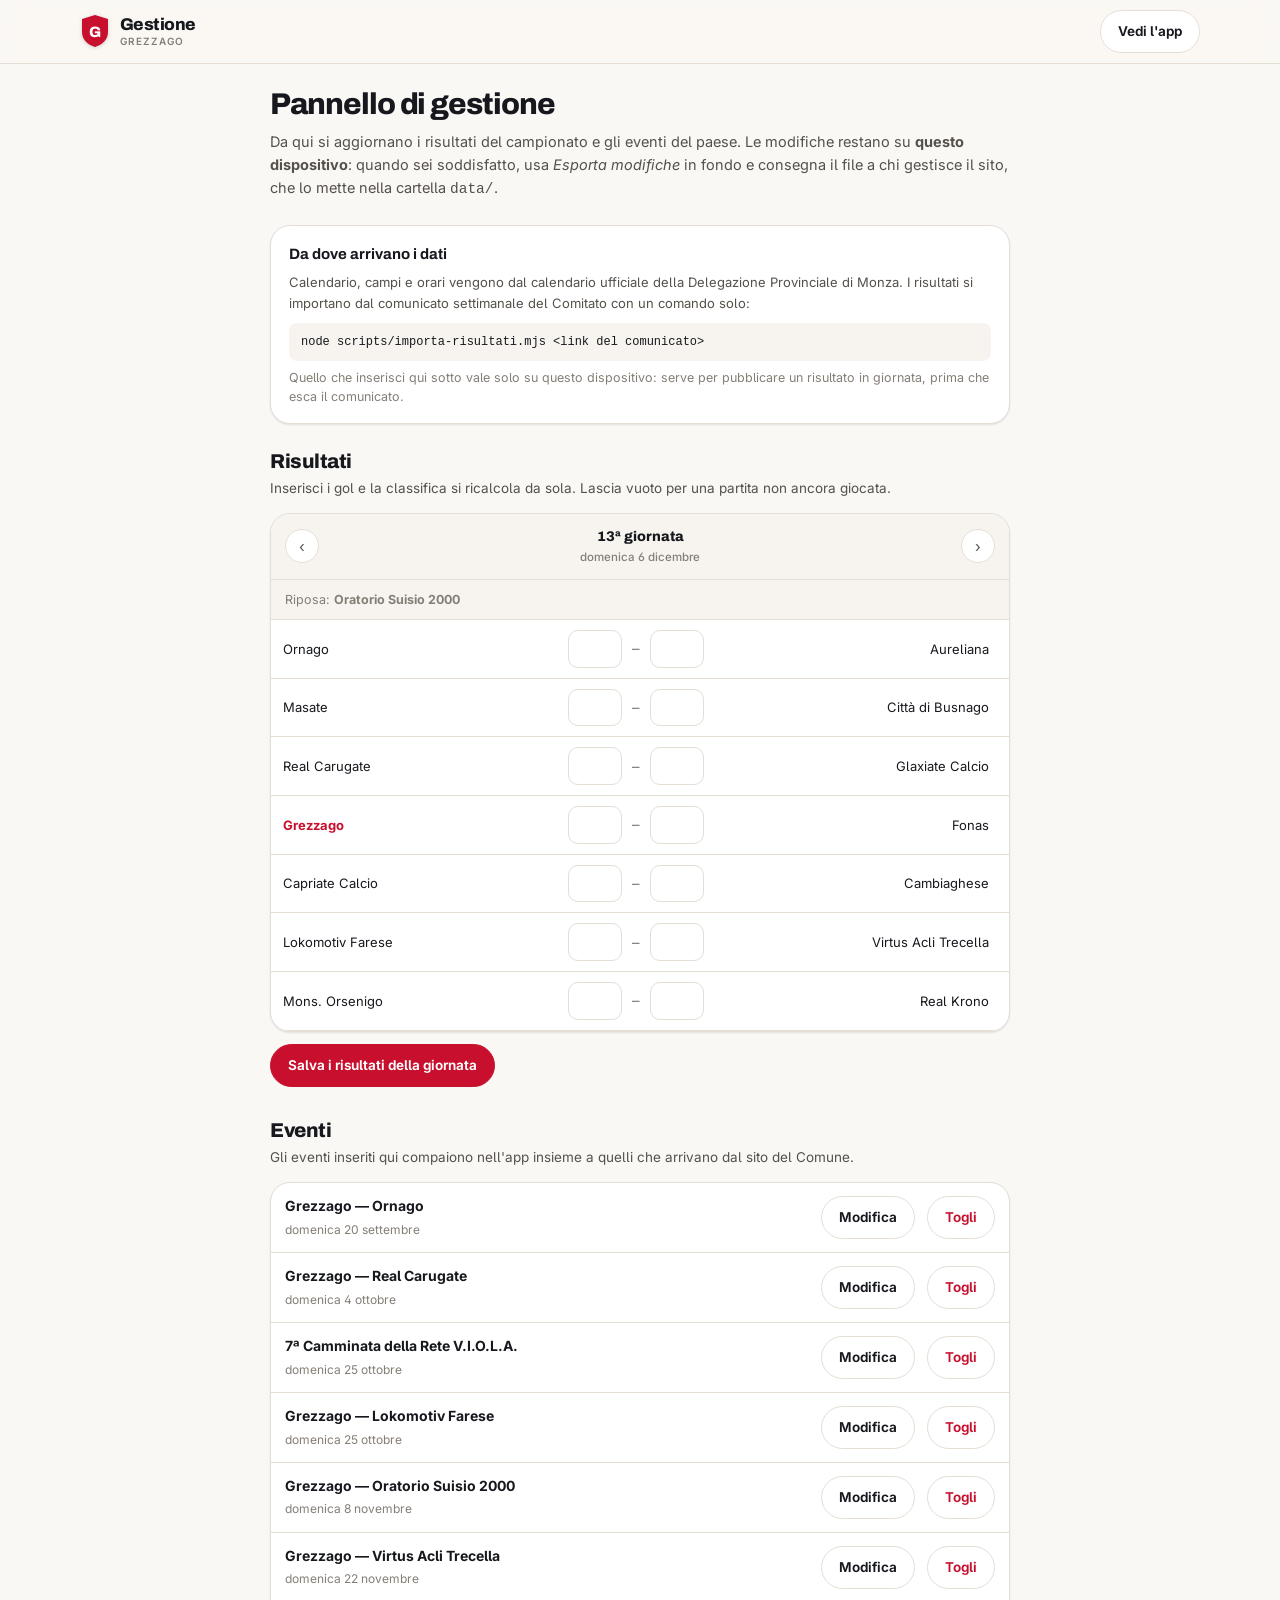
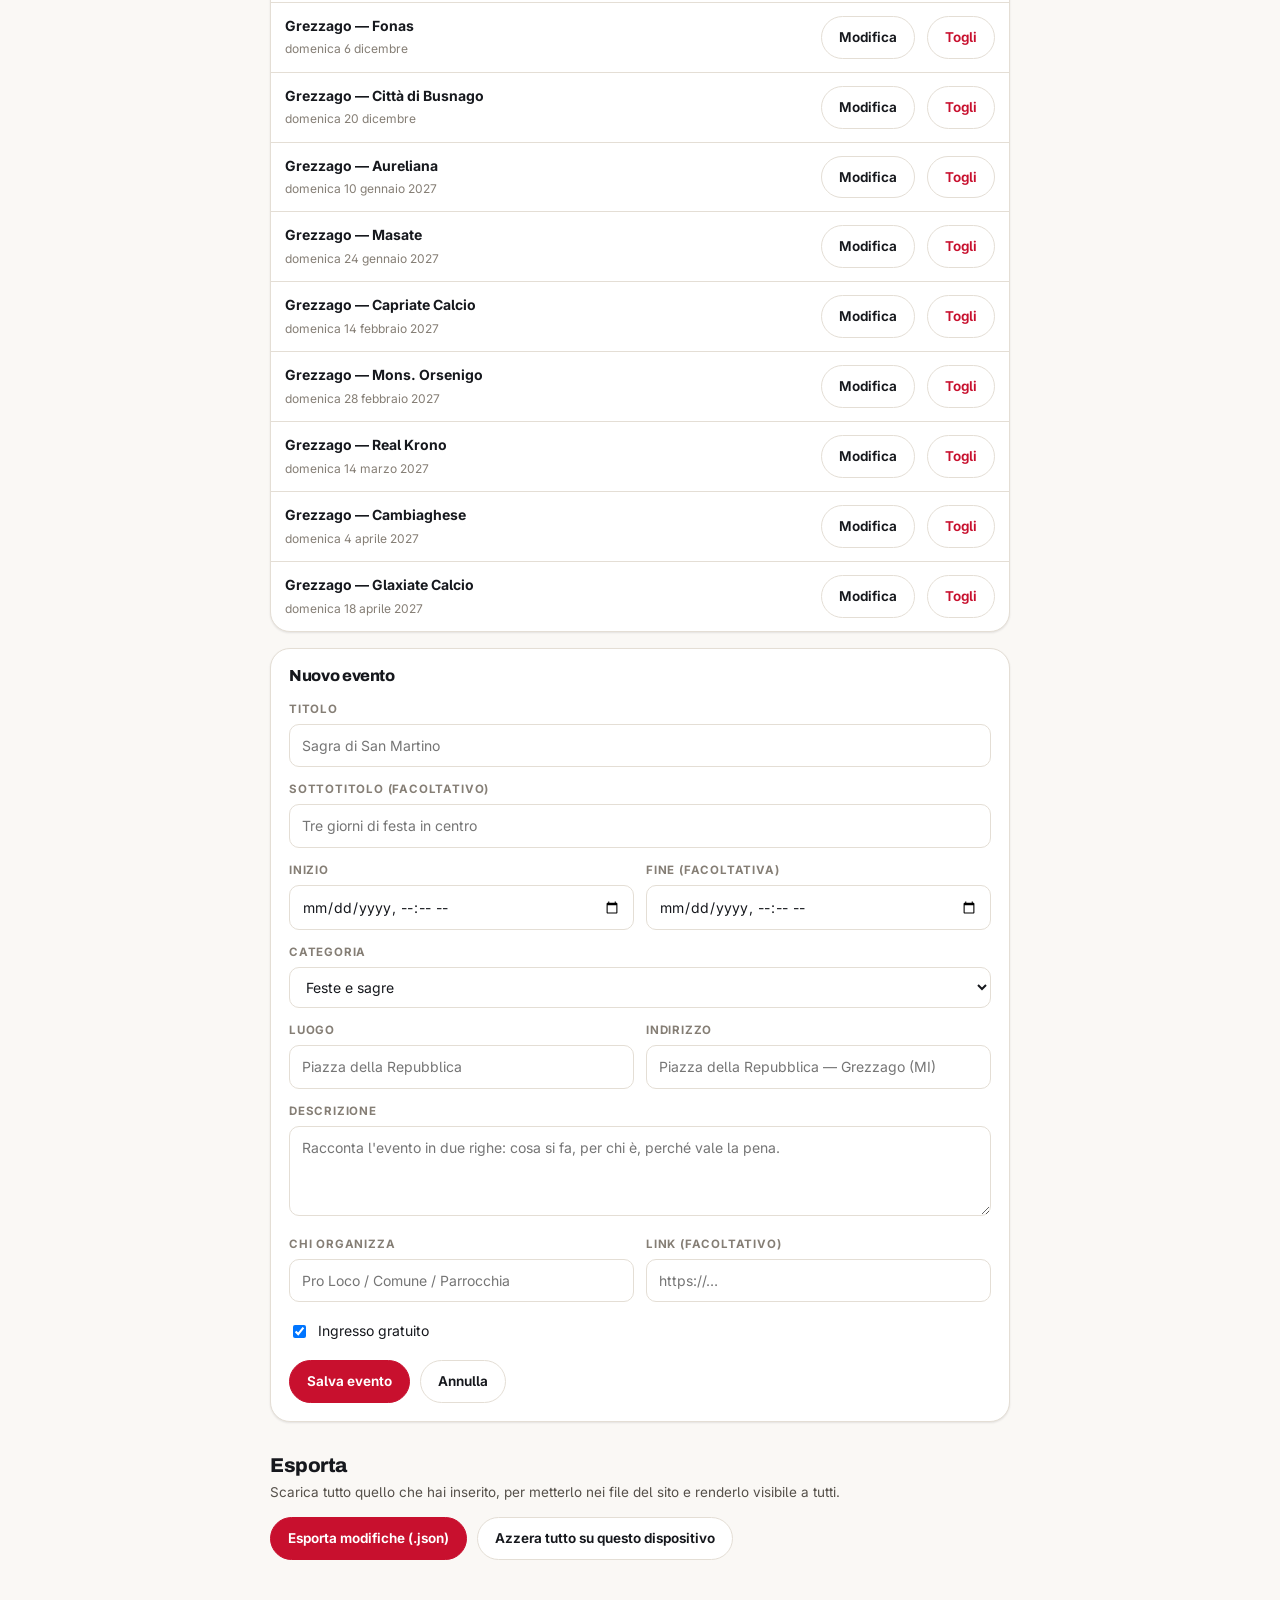
<file: admin.html>
<!doctype html>
<html lang="it">
<head>
<meta charset="utf-8">
<meta name="viewport" content="width=device-width, initial-scale=1, viewport-fit=cover">
<title>Gestione — Grezzago</title>
<meta name="robots" content="noindex">
<meta name="theme-color" content="#faf8f5">
<link rel="icon" href="assets/icona.svg" type="image/svg+xml">
<link rel="preconnect" href="https://fonts.googleapis.com">
<link rel="preconnect" href="https://fonts.gstatic.com" crossorigin>
<link rel="stylesheet" href="https://fonts.googleapis.com/css2?family=Archivo:wght@600;700;800&family=Inter:wght@400;500;600;700&display=swap">
<link rel="stylesheet" href="css/app.css">
<style>
  .admin { max-width: 780px; margin: 0 auto; padding: 24px var(--gutter) 80px; }
  .campo { display: block; margin-bottom: 14px; }
  .campo > span {
    display: block; font-size: 11.5px; font-weight: 700; letter-spacing: .07em;
    text-transform: uppercase; color: var(--testo-tenue); margin-bottom: 5px;
  }
  input, select, textarea {
    width: 100%; padding: 10px 12px; font: inherit; font-size: 14px;
    color: var(--testo); background: var(--carta);
    border: 1px solid var(--bordo); border-radius: var(--r-sm);
  }
  input:focus, select:focus, textarea:focus { outline: 2px solid var(--marchio); outline-offset: 1px; border-color: transparent; }
  textarea { min-height: 90px; resize: vertical; }
  .due { display: grid; grid-template-columns: 1fr 1fr; gap: 12px; }
  @media (max-width: 520px) { .due { grid-template-columns: 1fr; } }

  .riga-risultato {
    display: grid; grid-template-columns: 1fr 54px 12px 54px 1fr auto;
    align-items: center; gap: 8px;
    padding: 10px 12px; border-bottom: 1px solid var(--bordo);
  }
  .riga-risultato input { text-align: center; padding: 7px 4px; font-weight: 700; }
  .riga-risultato .sq { font-size: 13px; overflow: hidden; text-overflow: ellipsis; white-space: nowrap; }
  .riga-risultato .sq.dx { text-align: right; }
  .riga-risultato .sq.mia { font-weight: 700; color: var(--marchio); }
  /* Su telefono la riga su una sola linea diventa illeggibile e i campi
     troppo stretti per il pollice: metto ogni squadra sulla sua riga, con
     accanto il proprio punteggio. */
  @media (max-width: 560px) {
    .riga-risultato { grid-template-columns: 1fr 72px; row-gap: 8px; padding: 14px 12px; }
    .riga-risultato > :nth-child(1) { grid-column: 1; grid-row: 1; }
    .riga-risultato > :nth-child(2) { grid-column: 2; grid-row: 1; }
    .riga-risultato > :nth-child(3) { display: none; }
    .riga-risultato > :nth-child(4) { grid-column: 2; grid-row: 2; }
    .riga-risultato > :nth-child(5) { grid-column: 1; grid-row: 2; }
    .riga-risultato > :nth-child(6) { display: none; }
    .riga-risultato .sq.dx { text-align: left; }
    .riga-risultato input { padding: 9px 4px; font-size: 16px; }
  }

  .voce-evento {
    display: flex; align-items: center; gap: 12px;
    padding: 12px 14px; border-bottom: 1px solid var(--bordo);
  }
  .voce-evento:last-child { border-bottom: 0; }
  .voce-evento .corpo { flex: 1; min-width: 0; }
  .voce-evento .corpo strong { font-size: 14px; display: block; }
  .voce-evento .corpo span { font-size: 12px; color: var(--testo-tenue); }

  .avviso-salvato {
    position: fixed; left: 50%; bottom: 26px; transform: translateX(-50%);
    padding: 11px 20px; border-radius: 999px; font-size: 13.5px; font-weight: 600;
    background: var(--testo); color: var(--sfondo); box-shadow: var(--ombra-lg);
    z-index: 90; animation: entra .25s ease;
  }
</style>
</head>
<body>

<header class="barra" style="border-bottom:1px solid var(--bordo)">
  <div class="barra-interna">
    <a class="marchio" href="index.html">
      <svg class="marchio-scudo" viewBox="0 0 30 34" aria-hidden="true">
        <path d="M15 1 28 5v13c0 8-6.2 13-13 15C8.2 31 2 26 2 18V5z" fill="var(--marchio)"/>
        <text x="15" y="22.5" text-anchor="middle" font-family="Archivo, sans-serif"
          font-size="15" font-weight="800" fill="#fff">G</text>
      </svg>
      <span class="marchio-testo">Gestione<small>Grezzago</small></span>
    </a>
    <a class="btn" href="index.html" style="margin-left:auto">Vedi l'app</a>
  </div>
</header>

<main class="admin">
  <h1 style="font-size:30px;letter-spacing:-.035em">Pannello di gestione</h1>
  <p style="color:var(--testo-medio);font-size:14.5px;margin:8px 0 24px;line-height:1.6">
    Da qui si aggiornano i risultati del campionato e gli eventi del paese.
    Le modifiche restano su <strong>questo dispositivo</strong>: quando sei
    soddisfatto, usa <em>Esporta modifiche</em> in fondo e consegna il file a chi
    gestisce il sito, che lo mette nella cartella <code>data/</code>.
  </p>

  <!-- ---------------------------------------------------------------- -->
  <div class="carta" style="padding:16px 18px;margin-bottom:26px">
    <strong style="font-family:var(--font-display);font-size:15px">Da dove arrivano i dati</strong>
    <p style="margin:6px 0 0;font-size:13px;color:var(--testo-medio);line-height:1.55">
      Calendario, campi e orari vengono dal calendario ufficiale della Delegazione
      Provinciale di Monza. I risultati si importano dal comunicato settimanale
      del Comitato con un comando solo:
    </p>
    <pre style="margin:10px 0 0;padding:10px 12px;background:var(--carta-alt);border-radius:8px;font-size:12px;overflow-x:auto"><code>node scripts/importa-risultati.mjs &lt;link del comunicato&gt;</code></pre>
    <p style="margin:8px 0 0;font-size:12.5px;color:var(--testo-tenue);line-height:1.5">
      Quello che inserisci qui sotto vale solo su questo dispositivo: serve per
      pubblicare un risultato in giornata, prima che esca il comunicato.
    </p>
  </div>

  <!-- ---------------------------------------------------------------- -->
  <h2 style="font-size:20px;margin-bottom:6px">Risultati</h2>
  <p style="color:var(--testo-medio);font-size:13.5px;margin:0 0 14px">
    Inserisci i gol e la classifica si ricalcola da sola. Lascia vuoto per una
    partita non ancora giocata.
  </p>

  <div class="carta" style="overflow:hidden;margin-bottom:12px">
    <div class="selettore-giornata">
      <button type="button" id="giornataGiu" aria-label="Giornata precedente">‹</button>
      <div class="titolo" id="etichettaGiornata">—</div>
      <button type="button" id="giornataSu" aria-label="Giornata successiva">›</button>
    </div>
    <div id="righeRisultati"></div>
  </div>
  <button class="btn primario" id="salvaRisultati" style="margin-bottom:32px">Salva i risultati della giornata</button>

  <!-- ---------------------------------------------------------------- -->
  <h2 style="font-size:20px;margin-bottom:6px">Eventi</h2>
  <p style="color:var(--testo-medio);font-size:13.5px;margin:0 0 14px">
    Gli eventi inseriti qui compaiono nell'app insieme a quelli che arrivano dal
    sito del Comune.
  </p>

  <div class="carta" id="elencoEventi" style="overflow:hidden;margin-bottom:16px"></div>

  <div class="carta" style="padding:18px;margin-bottom:32px">
    <h3 style="font-size:16px;margin-bottom:16px" id="titoloForm">Nuovo evento</h3>
    <form id="formEvento">
      <input type="hidden" id="campoId">

      <label class="campo"><span>Titolo</span>
        <input id="campoTitolo" required placeholder="Sagra di San Martino"></label>

      <label class="campo"><span>Sottotitolo (facoltativo)</span>
        <input id="campoSottotitolo" placeholder="Tre giorni di festa in centro"></label>

      <div class="due">
        <label class="campo"><span>Inizio</span>
          <input id="campoInizio" type="datetime-local" required></label>
        <label class="campo"><span>Fine (facoltativa)</span>
          <input id="campoFine" type="datetime-local"></label>
      </div>

      <label class="campo"><span>Categoria</span>
        <select id="campoCategoria"></select></label>

      <div class="due">
        <label class="campo"><span>Luogo</span>
          <input id="campoLuogo" placeholder="Piazza della Repubblica"></label>
        <label class="campo"><span>Indirizzo</span>
          <input id="campoIndirizzo" placeholder="Piazza della Repubblica — Grezzago (MI)"></label>
      </div>

      <label class="campo"><span>Descrizione</span>
        <textarea id="campoDescrizione" placeholder="Racconta l'evento in due righe: cosa si fa, per chi è, perché vale la pena."></textarea></label>

      <div class="due">
        <label class="campo"><span>Chi organizza</span>
          <input id="campoOrganizzatore" placeholder="Pro Loco / Comune / Parrocchia"></label>
        <label class="campo"><span>Link (facoltativo)</span>
          <input id="campoLink" type="url" placeholder="https://…"></label>
      </div>

      <label style="display:flex;align-items:center;gap:9px;font-size:14px;margin:4px 0 18px">
        <input type="checkbox" id="campoGratuito" style="width:auto" checked> Ingresso gratuito
      </label>

      <div style="display:flex;gap:10px;flex-wrap:wrap">
        <button class="btn primario" type="submit">Salva evento</button>
        <button class="btn" type="button" id="annullaForm">Annulla</button>
      </div>
    </form>
  </div>

  <!-- ---------------------------------------------------------------- -->
  <h2 style="font-size:20px;margin-bottom:6px">Esporta</h2>
  <p style="color:var(--testo-medio);font-size:13.5px;margin:0 0 14px">
    Scarica tutto quello che hai inserito, per metterlo nei file del sito e
    renderlo visibile a tutti.
  </p>
  <div style="display:flex;gap:10px;flex-wrap:wrap">
    <button class="btn primario" id="esporta">Esporta modifiche (.json)</button>
    <button class="btn" id="azzera">Azzera tutto su questo dispositivo</button>
  </div>
</main>

<script type="module">
import {
  caricaTutto, archivio, CHIAVI,
  salvaEvento, rimuoviEvento, salvaRisultato, eliminaRisultato, esportaModifiche,
} from './js/dati.js';
import { esc, dataLunga, ordinaleF } from './js/formato.js';

const $ = (id) => document.getElementById(id);
let stato = null;
let giornata = 1;
let indice = new Map();

function segnala(testo) {
  document.querySelector('.avviso-salvato')?.remove();
  const el = document.createElement('div');
  el.className = 'avviso-salvato';
  el.textContent = testo;
  document.body.appendChild(el);
  setTimeout(() => el.remove(), 2600);
}

/* --- Tema --------------------------------------------------------- */
const tema = archivio.leggi(CHIAVI.tema, 'auto');
if (tema !== 'auto') document.documentElement.setAttribute('data-tema', tema);

/* --- Risultati ---------------------------------------------------- */
function disegnaRisultati() {
  const partite = stato.partite.filter((p) => p.giornata === giornata);
  const salvati = archivio.leggi(CHIAVI.risultati, {}) || {};
  const nostra = stato.config.squadraDiCasa;
  const riposa = stato.riposi?.[giornata];

  $('etichettaGiornata').innerHTML =
    `${ordinaleF(giornata)} giornata<small>${partite[0] ? esc(dataLunga(partite[0].data)) : ''}</small>`;
  $('giornataGiu').disabled = giornata <= 1;
  $('giornataSu').disabled = giornata >= 30;

  $('righeRisultati').innerHTML =
    (riposa ? `<div class="riposo-riga">Riposa: <strong>${esc(indice.get(riposa)?.nome || riposa)}</strong></div>` : '')
    + partite.map((p) => {
      const r = salvati[p.id];
      return `<div class="riga-risultato" data-partita="${esc(p.id)}">
        <span class="sq ${p.casa === nostra ? 'mia' : ''}">${esc(indice.get(p.casa)?.nome)}</span>
        <input type="number" min="0" max="30" inputmode="numeric" data-casa
          value="${r ? r[0] : ''}" aria-label="Gol ${esc(indice.get(p.casa)?.nome)}">
        <span style="text-align:center;color:var(--testo-tenue)">–</span>
        <input type="number" min="0" max="30" inputmode="numeric" data-ospite
          value="${r ? r[1] : ''}" aria-label="Gol ${esc(indice.get(p.ospite)?.nome)}">
        <span class="sq dx ${p.ospite === nostra ? 'mia' : ''}">${esc(indice.get(p.ospite)?.nome)}</span>
        <span></span>
      </div>`;
    }).join('');
}

$('giornataGiu').addEventListener('click', () => { giornata--; disegnaRisultati(); });
$('giornataSu').addEventListener('click', () => { giornata++; disegnaRisultati(); });

$('salvaRisultati').addEventListener('click', () => {
  let quanti = 0;
  document.querySelectorAll('[data-partita]').forEach((riga) => {
    const id = riga.dataset.partita;
    const casa = riga.querySelector('[data-casa]').value;
    const ospite = riga.querySelector('[data-ospite]').value;
    if (casa === '' || ospite === '') { eliminaRisultato(id); return; }
    salvaRisultato(id, casa, ospite);
    quanti++;
  });
  segnala(quanti ? `Salvati ${quanti} risultati` : 'Risultati della giornata azzerati');
});

/* --- Eventi ------------------------------------------------------- */
function perInput(iso) {
  if (!iso) return '';
  const d = new Date(iso);
  const p = (n) => String(n).padStart(2, '0');
  return `${d.getFullYear()}-${p(d.getMonth() + 1)}-${p(d.getDate())}T${p(d.getHours())}:${p(d.getMinutes())}`;
}

function disegnaEventi() {
  const elenco = [...stato.eventi]
    .filter((e) => !e.soloAvviso)
    .sort((a, b) => new Date(a.inizio) - new Date(b.inizio));

  $('elencoEventi').innerHTML = elenco.length ? elenco.map((e) => `
    <div class="voce-evento">
      <div class="corpo">
        <strong>${esc(e.titolo)}</strong>
        <span>${esc(dataLunga(e.inizio))}${e.daFeed ? ' · dal sito del Comune' : ''}${e.demo ? ' · da confermare' : ''}</span>
      </div>
      <button class="btn" data-modifica="${esc(e.id)}" type="button">Modifica</button>
      <button class="btn" data-elimina="${esc(e.id)}" type="button"
        style="color:var(--sconfitta)">Togli</button>
    </div>`).join('')
    : '<div style="padding:26px;text-align:center;color:var(--testo-tenue);font-size:14px">Nessun evento.</div>';
}

$('elencoEventi').addEventListener('click', (e) => {
  const mod = e.target.closest('[data-modifica]');
  if (mod) { compilaForm(stato.eventi.find((x) => x.id === mod.dataset.modifica)); return; }

  const del = e.target.closest('[data-elimina]');
  if (del) {
    const evento = stato.eventi.find((x) => x.id === del.dataset.elimina);
    if (!confirm(`Togliere «${evento?.titolo}» dall'app?`)) return;
    rimuoviEvento(del.dataset.elimina);
    stato.eventi = stato.eventi.filter((x) => x.id !== del.dataset.elimina);
    disegnaEventi();
    segnala('Evento tolto');
  }
});

function compilaForm(evento) {
  $('titoloForm').textContent = evento ? 'Modifica evento' : 'Nuovo evento';
  $('campoId').value = evento?.id || '';
  $('campoTitolo').value = evento?.titolo || '';
  $('campoSottotitolo').value = evento?.sottotitolo || '';
  $('campoInizio').value = perInput(evento?.inizio);
  $('campoFine').value = perInput(evento?.fine);
  $('campoCategoria').value = evento?.categoria || 'festa';
  $('campoLuogo').value = evento?.luogo || '';
  $('campoIndirizzo').value = evento?.indirizzo || '';
  $('campoDescrizione').value = evento?.descrizione || '';
  $('campoOrganizzatore').value = evento?.organizzatore || '';
  $('campoLink').value = evento?.link || '';
  $('campoGratuito').checked = evento ? !!evento.gratuito : true;
  $('formEvento').scrollIntoView({ behavior: 'smooth', block: 'center' });
}

$('annullaForm').addEventListener('click', () => compilaForm(null));

$('formEvento').addEventListener('submit', (e) => {
  e.preventDefault();

  const titolo = $('campoTitolo').value.trim();
  const id = $('campoId').value
    || `locale-${titolo.toLowerCase().replace(/[^a-z0-9]+/g, '-').slice(0, 40)}-${Date.now().toString(36)}`;

  const evento = {
    id,
    titolo,
    sottotitolo: $('campoSottotitolo').value.trim() || undefined,
    categoria: $('campoCategoria').value,
    inizio: new Date($('campoInizio').value).toISOString(),
    fine: $('campoFine').value ? new Date($('campoFine').value).toISOString() : undefined,
    luogo: $('campoLuogo').value.trim() || undefined,
    indirizzo: $('campoIndirizzo').value.trim() || undefined,
    descrizione: $('campoDescrizione').value.trim() || undefined,
    organizzatore: $('campoOrganizzatore').value.trim() || undefined,
    link: $('campoLink').value.trim() || undefined,
    gratuito: $('campoGratuito').checked,
  };

  salvaEvento(evento);
  stato.eventi = [...stato.eventi.filter((x) => x.id !== id), evento];
  disegnaEventi();
  compilaForm(null);
  segnala('Evento salvato');
});

/* --- Esporta / azzera --------------------------------------------- */
$('esporta').addEventListener('click', () => {
  const blob = new Blob([JSON.stringify(esportaModifiche(), null, 2)], { type: 'application/json' });
  const url = URL.createObjectURL(blob);
  const a = document.createElement('a');
  a.href = url;
  a.download = `grezzago-modifiche-${new Date().toISOString().slice(0, 10)}.json`;
  a.click();
  setTimeout(() => URL.revokeObjectURL(url), 1000);
});

$('azzera').addEventListener('click', () => {
  if (!confirm('Cancellare tutti i risultati e gli eventi inseriti su questo dispositivo?')) return;
  archivio.rimuovi(CHIAVI.eventi);
  archivio.rimuovi(CHIAVI.risultati);
  location.reload();
});

/* --- Avvio -------------------------------------------------------- */
(async () => {
  stato = await caricaTutto({ conFeed: false });
  indice = new Map(stato.squadre.map((s) => [s.id, s]));

  $('campoCategoria').innerHTML = Object.entries(stato.categorie)
    .map(([chiave, c]) => `<option value="${esc(chiave)}">${esc(c.etichetta)}</option>`).join('');

  // Apro sulla giornata più vicina a oggi.
  const oggi = new Date();
  const prossima = stato.partite.find((p) => new Date(`${p.data}T23:59:59`) >= oggi);
  giornata = prossima?.giornata || 1;

  disegnaRisultati();
  disegnaEventi();
})();
</script>
</body>
</html>
</file>
<file: css/app.css>
/* =========================================================================
   Grezzago — design system
   -------------------------------------------------------------------------
   COLORI SOCIALI: il rosso viene dal mantello di San Martino, patrono del
   paese. Per adottare i colori dell'A.S.D. Grezzago 1981 basta cambiare
   --marchio / --marchio-scuro / --marchio-chiaro qui sotto: tutto il resto
   dell'interfaccia si adegua da solo.
   ========================================================================= */

:root {
  /* — Identità — */
  --marchio: #c8102e;
  --marchio-scuro: #97071f;
  --marchio-chiaro: #ef4a63;
  --oro: #c08b3e;
  --campo: #17915f;
  --fiume: #2d7f9d;

  /* — Superfici (chiaro) — */
  --sfondo: #faf8f5;
  --sfondo-alt: #f2eee8;
  --carta: #ffffff;
  --carta-alt: #f7f4f0;
  --bordo: #e4ded5;
  --bordo-forte: #d2c9bc;

  /* — Testo — */
  --testo: #16181d;
  --testo-medio: #55504a;
  --testo-tenue: #857e75;
  --su-marchio: #ffffff;

  /* — Semantici — */
  --vittoria: #17915f;
  --pareggio: #9a8f80;
  --sconfitta: #c8102e;
  --live: #e5342b;

  /* — Forma — */
  --r-xs: 6px;
  --r-sm: 10px;
  --r-md: 14px;
  --r-lg: 20px;
  --r-xl: 28px;
  --r-tonda: 999px;

  --ombra-sm: 0 1px 2px rgba(22, 24, 29, .06), 0 1px 3px rgba(22, 24, 29, .04);
  --ombra-md: 0 2px 4px rgba(22, 24, 29, .05), 0 8px 20px -6px rgba(22, 24, 29, .12);
  --ombra-lg: 0 4px 8px rgba(22, 24, 29, .06), 0 20px 44px -12px rgba(22, 24, 29, .2);

  /* — Ritmo — */
  --gutter: 20px;
  --max: 1120px;
  --barra-h: 64px;

  --font: "Inter", -apple-system, BlinkMacSystemFont, "Segoe UI", Roboto, sans-serif;
  --font-display: "Archivo", var(--font);

  color-scheme: light;
}

:root[data-tema="scuro"],
:root:not([data-tema="chiaro"]) {
  /* i token scuri sono definiti sotto: qui solo il fallback di sistema */
}

@media (prefers-color-scheme: dark) {
  :root:not([data-tema="chiaro"]) {
    --sfondo: #0c0e12;
    --sfondo-alt: #12151a;
    --carta: #161a21;
    --carta-alt: #1c212a;
    --bordo: #262c36;
    --bordo-forte: #384250;

    --testo: #f2f0ec;
    --testo-medio: #b3b0aa;
    --testo-tenue: #7f7d79;

    --marchio: #ff3d5a;
    --marchio-scuro: #d01634;
    --marchio-chiaro: #ff7286;
    --oro: #e0aa5c;
    --campo: #29c184;
    --fiume: #4fb3d4;
    --vittoria: #29c184;
    --pareggio: #8e8a83;
    --sconfitta: #ff5069;

    --ombra-sm: 0 1px 2px rgba(0, 0, 0, .5);
    --ombra-md: 0 2px 6px rgba(0, 0, 0, .45), 0 12px 28px -8px rgba(0, 0, 0, .6);
    --ombra-lg: 0 6px 14px rgba(0, 0, 0, .5), 0 26px 56px -14px rgba(0, 0, 0, .75);

    color-scheme: dark;
  }
}

:root[data-tema="scuro"] {
  --sfondo: #0c0e12;
  --sfondo-alt: #12151a;
  --carta: #161a21;
  --carta-alt: #1c212a;
  --bordo: #262c36;
  --bordo-forte: #384250;

  --testo: #f2f0ec;
  --testo-medio: #b3b0aa;
  --testo-tenue: #7f7d79;

  --marchio: #ff3d5a;
  --marchio-scuro: #d01634;
  --marchio-chiaro: #ff7286;
  --oro: #e0aa5c;
  --campo: #29c184;
  --fiume: #4fb3d4;
  --vittoria: #29c184;
  --pareggio: #8e8a83;
  --sconfitta: #ff5069;

  --ombra-sm: 0 1px 2px rgba(0, 0, 0, .5);
  --ombra-md: 0 2px 6px rgba(0, 0, 0, .45), 0 12px 28px -8px rgba(0, 0, 0, .6);
  --ombra-lg: 0 6px 14px rgba(0, 0, 0, .5), 0 26px 56px -14px rgba(0, 0, 0, .75);

  color-scheme: dark;
}

/* ========================================================================= */
/* Base                                                                       */
/* ========================================================================= */

*, *::before, *::after { box-sizing: border-box; }

html { -webkit-text-size-adjust: 100%; }

body {
  margin: 0;
  font-family: var(--font);
  font-size: 15px;
  line-height: 1.55;
  color: var(--testo);
  background: var(--sfondo);
  -webkit-font-smoothing: antialiased;
  text-rendering: optimizeLegibility;
  font-feature-settings: "cv05" 1, "ss01" 1;
  overscroll-behavior-y: none;
}

img { max-width: 100%; display: block; }
[hidden] { display: none !important; }

/* Le icone di icone.js hanno sempre l'attributo width: dentro un flex non
   devono mai restringersi per far posto al testo. I grafici e la mappa, che
   l'attributo non ce l'hanno, restano liberi di adattarsi. */
svg[width] { flex: none; }

h1, h2, h3, h4 {
  font-family: var(--font-display);
  font-weight: 800;
  letter-spacing: -.022em;
  line-height: 1.12;
  margin: 0;
}

a { color: inherit; }

button { font: inherit; color: inherit; }

:focus-visible {
  outline: 2px solid var(--marchio);
  outline-offset: 3px;
  border-radius: var(--r-xs);
}

.solo-sr {
  position: absolute; width: 1px; height: 1px;
  padding: 0; margin: -1px; overflow: hidden;
  clip: rect(0 0 0 0); white-space: nowrap; border: 0;
}

.num { font-variant-numeric: tabular-nums; font-feature-settings: "tnum" 1; }

/* ========================================================================= */
/* Impalcatura                                                                */
/* ========================================================================= */

.guscio {
  min-height: 100dvh;
  display: flex;
  flex-direction: column;
}

.contenuto {
  flex: 1;
  padding-bottom: calc(76px + env(safe-area-inset-bottom));
}

.sezione {
  max-width: var(--max);
  margin: 0 auto;
  padding: 0 var(--gutter);
}

.pila > * + * { margin-top: 12px; }

/* — Barra superiore — */

.barra {
  position: sticky;
  top: 0;
  z-index: 40;
  height: var(--barra-h);
  display: flex;
  align-items: center;
  gap: 12px;
  padding: 0 var(--gutter);
  background: color-mix(in srgb, var(--sfondo) 82%, transparent);
  backdrop-filter: saturate(1.6) blur(14px);
  -webkit-backdrop-filter: saturate(1.6) blur(14px);
  border-bottom: 1px solid transparent;
  transition: border-color .2s, background .2s;
}
.barra.staccata { border-bottom-color: var(--bordo); }

.barra-interna {
  width: 100%;
  max-width: var(--max);
  margin: 0 auto;
  display: flex;
  align-items: center;
  gap: 12px;
}

.marchio {
  display: flex;
  align-items: center;
  gap: 10px;
  text-decoration: none;
  font-family: var(--font-display);
  font-weight: 800;
  font-size: 17px;
  letter-spacing: -.03em;
}
.marchio-scudo {
  width: 30px; height: 34px;
  flex: none;
  filter: drop-shadow(0 1px 2px rgba(0,0,0,.16));
}
.marchio-testo { line-height: 1; }
.marchio-testo small {
  display: block;
  font-family: var(--font);
  font-size: 10px;
  font-weight: 600;
  letter-spacing: .1em;
  text-transform: uppercase;
  color: var(--testo-tenue);
  margin-top: 3px;
}

.barra-azioni { margin-left: auto; display: flex; align-items: center; gap: 6px; }

.icona-btn {
  width: 38px; height: 38px;
  display: grid; place-items: center;
  border: 1px solid transparent;
  border-radius: var(--r-tonda);
  background: transparent;
  color: var(--testo-medio);
  cursor: pointer;
  transition: background .15s, color .15s, border-color .15s;
}
.icona-btn:hover { background: var(--carta-alt); color: var(--testo); border-color: var(--bordo); }
.icona-btn svg { width: 19px; height: 19px; }

/* — Navigazione — */

.nav {
  position: fixed;
  bottom: 0; left: 0; right: 0;
  z-index: 45;
  display: grid;
  grid-template-columns: repeat(4, 1fr);
  gap: 2px;
  padding: 8px 8px calc(8px + env(safe-area-inset-bottom));
  background: color-mix(in srgb, var(--carta) 88%, transparent);
  backdrop-filter: saturate(1.6) blur(18px);
  -webkit-backdrop-filter: saturate(1.6) blur(18px);
  border-top: 1px solid var(--bordo);
}

.nav-voce {
  display: flex;
  flex-direction: column;
  align-items: center;
  gap: 4px;
  padding: 7px 4px 5px;
  border: 0;
  background: none;
  border-radius: var(--r-md);
  color: var(--testo-tenue);
  font-size: 10.5px;
  font-weight: 600;
  letter-spacing: .01em;
  text-decoration: none;
  cursor: pointer;
  transition: color .18s;
  -webkit-tap-highlight-color: transparent;
}
.nav-voce svg { width: 22px; height: 22px; }
.nav-voce[aria-current="page"] { color: var(--marchio); }
.nav-voce[aria-current="page"] .nav-punto { opacity: 1; transform: none; }

.nav-punto {
  width: 4px; height: 4px;
  border-radius: 50%;
  background: currentColor;
  opacity: 0;
  transform: translateY(-3px);
  transition: opacity .18s, transform .18s;
}

/* Due copie della navigazione: in basso su telefono, nella barra su desktop. */
.nav.solo-desktop { display: none; }

@media (min-width: 860px) {
  .contenuto { padding-bottom: 56px; }
  #nav { display: none; }
  .nav.solo-desktop { display: flex; }
  .nav {
    position: static;
    display: flex;
    gap: 2px;
    padding: 0;
    background: none;
    backdrop-filter: none;
    border: 0;
    margin-left: 8px;
  }
  .nav-voce {
    flex-direction: row;
    gap: 7px;
    padding: 8px 13px;
    font-size: 13.5px;
    border-radius: var(--r-tonda);
  }
  .nav-voce svg { width: 17px; height: 17px; }
  .nav-voce:hover { color: var(--testo); background: var(--carta-alt); }
  .nav-voce[aria-current="page"] { background: color-mix(in srgb, var(--marchio) 12%, transparent); }
  .nav-punto { display: none; }
}

/* ========================================================================= */
/* Componenti                                                                 */
/* ========================================================================= */

.carta {
  background: var(--carta);
  border: 1px solid var(--bordo);
  border-radius: var(--r-lg);
  box-shadow: var(--ombra-sm);
}

.titolo-sez {
  display: flex;
  align-items: baseline;
  gap: 12px;
  margin: 34px 0 14px;
}
.titolo-sez h2 { font-size: 21px; }
.titolo-sez .coda {
  margin-left: auto;
  font-size: 13px;
  font-weight: 600;
  color: var(--marchio);
  text-decoration: none;
  white-space: nowrap;
}
.titolo-sez .coda:hover { text-decoration: underline; }

.occhiello {
  font-size: 11px;
  font-weight: 700;
  letter-spacing: .13em;
  text-transform: uppercase;
  color: var(--testo-tenue);
}

/* — Pill / badge — */

.pill {
  display: inline-flex;
  align-items: center;
  gap: 6px;
  padding: 4px 10px;
  border-radius: var(--r-tonda);
  font-size: 11.5px;
  font-weight: 700;
  letter-spacing: .02em;
  background: var(--carta-alt);
  color: var(--testo-medio);
  border: 1px solid var(--bordo);
  white-space: nowrap;
}
.pill.forte { background: var(--marchio); color: var(--su-marchio); border-color: transparent; }
.pill.oro { background: color-mix(in srgb, var(--oro) 18%, transparent); color: var(--oro); border-color: color-mix(in srgb, var(--oro) 34%, transparent); }
.pill.campo { background: color-mix(in srgb, var(--campo) 15%, transparent); color: var(--campo); border-color: color-mix(in srgb, var(--campo) 32%, transparent); }

.pill-live {
  background: var(--live);
  color: #fff;
  border-color: transparent;
}
.pill-live .punto {
  width: 6px; height: 6px;
  border-radius: 50%;
  background: #fff;
  animation: pulsa 1.6s ease-in-out infinite;
}
@keyframes pulsa {
  0%, 100% { opacity: 1; transform: scale(1); }
  50% { opacity: .35; transform: scale(.7); }
}

/* — Nastri di avviso — */

.nastro {
  display: flex;
  align-items: flex-start;
  gap: 10px;
  margin: 14px auto 0;
  padding: 11px 14px;
  max-width: var(--max);
  border-radius: var(--r-md);
  font-size: 12.5px;
  line-height: 1.45;
  color: var(--testo-medio);
}
.nastro svg { width: 16px; height: 16px; flex: none; margin-top: 1px; }
.nastro b { color: var(--testo); }

/* Oro: dati dimostrativi, cioè «attenzione, questo non è vero». */
.nastro-demo {
  background: color-mix(in srgb, var(--oro) 12%, var(--carta));
  border: 1px solid color-mix(in srgb, var(--oro) 36%, transparent);
}
.nastro-demo svg { color: var(--oro); }

/* Neutro: informazione di contesto, niente di allarmante. */
.nastro-info {
  background: var(--carta-alt);
  border: 1px solid var(--bordo);
}
.nastro-info svg { color: var(--testo-tenue); }

/* ========================================================================= */
/* Hero                                                                       */
/* ========================================================================= */

.hero {
  position: relative;
  overflow: hidden;
  border-radius: var(--r-xl);
  margin-top: 18px;
  padding: 34px 28px 30px;
  color: #fff;
  background:
    radial-gradient(120% 140% at 88% -10%, rgba(255,255,255,.24) 0%, transparent 55%),
    linear-gradient(152deg, var(--marchio) 0%, var(--marchio-scuro) 62%, #5d0413 100%);
  box-shadow: var(--ombra-lg);
}
.hero::after {
  content: "";
  position: absolute;
  inset: 0;
  background-image:
    repeating-linear-gradient(115deg, rgba(255,255,255,.05) 0 1px, transparent 1px 34px);
  pointer-events: none;
}
.hero-occhiello {
  font-size: 11px; font-weight: 700;
  letter-spacing: .17em; text-transform: uppercase;
  opacity: .82;
}
.hero h1 {
  font-size: clamp(34px, 10vw, 62px);
  letter-spacing: -.045em;
  margin: 8px 0 0;
  text-wrap: balance;
}
.hero p {
  margin: 12px 0 0;
  max-width: 46ch;
  font-size: 15px;
  line-height: 1.5;
  opacity: .92;
  text-wrap: pretty;
}
.hero-dati {
  display: flex;
  flex-wrap: wrap;
  gap: 10px 26px;
  margin-top: 22px;
  padding-top: 18px;
  border-top: 1px solid rgba(255,255,255,.22);
}
.hero-dato strong {
  display: block;
  font-family: var(--font-display);
  font-size: 20px;
  letter-spacing: -.02em;
  line-height: 1.1;
}
.hero-dato span {
  font-size: 11px;
  letter-spacing: .08em;
  text-transform: uppercase;
  opacity: .8;
}

/* ========================================================================= */
/* Card partita                                                               */
/* ========================================================================= */

.partita-hero {
  position: relative;
  overflow: hidden;
  padding: 20px;
  border-radius: var(--r-lg);
  background: var(--carta);
  border: 1px solid var(--bordo);
  box-shadow: var(--ombra-md);
}
.partita-hero.in-diretta { border-color: color-mix(in srgb, var(--live) 55%, transparent); }
.partita-hero.in-diretta::before {
  content: "";
  position: absolute; inset: 0;
  background: radial-gradient(90% 120% at 50% -20%, color-mix(in srgb, var(--live) 14%, transparent), transparent 60%);
  pointer-events: none;
}

.partita-testa {
  position: relative;
  display: flex;
  align-items: center;
  gap: 10px;
  margin-bottom: 18px;
  font-size: 12px;
  color: var(--testo-tenue);
  font-weight: 600;
}
.partita-testa .sep { opacity: .4; }

.tabellone {
  position: relative;
  display: grid;
  grid-template-columns: 1fr auto 1fr;
  align-items: center;
  gap: 12px;
}
.tab-squadra {
  display: flex;
  flex-direction: column;
  align-items: center;
  gap: 9px;
  text-align: center;
  min-width: 0;
}
.tab-squadra .nome {
  font-family: var(--font-display);
  font-weight: 700;
  font-size: 14px;
  letter-spacing: -.01em;
  line-height: 1.2;
  overflow-wrap: anywhere;
}
.tab-squadra.nostra .nome { color: var(--marchio); }

.stemma {
  width: 46px; height: 46px;
  border-radius: 50%;
  display: grid;
  place-items: center;
  font-family: var(--font-display);
  font-weight: 800;
  font-size: 14px;
  letter-spacing: -.02em;
  color: #fff;
  flex: none;
  box-shadow: inset 0 0 0 1px rgba(255,255,255,.18), var(--ombra-sm);
}
.stemma.sm { width: 26px; height: 26px; font-size: 9.5px; }
.stemma.lg { width: 60px; height: 60px; font-size: 18px; }

.tab-punteggio {
  font-family: var(--font-display);
  font-weight: 800;
  font-size: 40px;
  letter-spacing: -.05em;
  line-height: 1;
  display: flex;
  align-items: center;
  gap: 10px;
  padding: 0 4px;
}
.tab-punteggio .trattino { color: var(--testo-tenue); font-size: 26px; }
.tab-ora {
  font-family: var(--font-display);
  font-weight: 800;
  font-size: 22px;
  letter-spacing: -.03em;
  text-align: center;
  line-height: 1.15;
}
.tab-ora small {
  display: block;
  font-family: var(--font);
  font-size: 11px;
  font-weight: 600;
  letter-spacing: .08em;
  text-transform: uppercase;
  color: var(--testo-tenue);
  margin-top: 3px;
}

.partita-piede {
  position: relative;
  display: flex;
  flex-wrap: wrap;
  align-items: center;
  gap: 8px;
  margin-top: 18px;
  padding-top: 15px;
  border-top: 1px solid var(--bordo);
  font-size: 12.5px;
  color: var(--testo-medio);
}
/* Nome specifico: «.luogo» è già la scheda di un luogo nella sezione Scopri. */
.partita-piede .campo-gara { display: flex; align-items: center; gap: 6px; }
.partita-piede svg { width: 14px; height: 14px; color: var(--testo-tenue); }

/* — Conto alla rovescia — */

.countdown { display: flex; gap: 8px; margin-left: auto; }
.cd-blocco {
  min-width: 44px;
  padding: 6px 8px;
  border-radius: var(--r-sm);
  background: var(--carta-alt);
  border: 1px solid var(--bordo);
  text-align: center;
}
.cd-blocco strong {
  display: block;
  font-family: var(--font-display);
  font-size: 17px;
  letter-spacing: -.03em;
  line-height: 1.1;
}
.cd-blocco span {
  font-size: 9.5px;
  font-weight: 700;
  letter-spacing: .09em;
  text-transform: uppercase;
  color: var(--testo-tenue);
}

/* ========================================================================= */
/* Classifica                                                                 */
/* ========================================================================= */

.tabellone-wrap {
  border: 1px solid var(--bordo);
  border-radius: var(--r-lg);
  background: var(--carta);
  overflow: hidden;
  box-shadow: var(--ombra-sm);
}

.scroll-x { overflow-x: auto; -webkit-overflow-scrolling: touch; }

table.classifica {
  width: 100%;
  border-collapse: collapse;
  font-size: 13.5px;
}
table.classifica th,
table.classifica td {
  padding: 0 6px;
  text-align: center;
  white-space: nowrap;
}
table.classifica thead th {
  position: sticky; top: 0;
  padding: 10px 6px;
  background: var(--carta-alt);
  font-size: 10.5px;
  font-weight: 700;
  letter-spacing: .07em;
  text-transform: uppercase;
  color: var(--testo-tenue);
  border-bottom: 1px solid var(--bordo);
  z-index: 1;
}
table.classifica tbody tr {
  border-bottom: 1px solid var(--bordo);
  transition: background .15s;
}
table.classifica tbody tr:last-child { border-bottom: 0; }
table.classifica tbody tr:hover { background: var(--carta-alt); }

.col-pos { width: 40px; }
.col-squadra { text-align: left !important; width: 100%; }
.cella-pos {
  position: relative;
  font-family: var(--font-display);
  font-weight: 700;
  font-size: 13px;
  color: var(--testo-medio);
}
.cella-pos::before {
  content: "";
  position: absolute;
  left: 0; top: 6px; bottom: 6px;
  width: 3px;
  border-radius: 0 3px 3px 0;
  background: transparent;
}
tr.zona-promozione .cella-pos::before { background: var(--campo); }
tr.zona-playoff .cella-pos::before { background: color-mix(in srgb, var(--campo) 45%, var(--bordo-forte)); }

.cella-squadra {
  display: flex;
  align-items: center;
  gap: 9px;
  padding: 9px 6px 9px 2px;
  text-align: left;
  min-width: 0;
}
.cella-squadra .nome {
  font-weight: 600;
  overflow: hidden;
  text-overflow: ellipsis;
  white-space: nowrap;
}

tr.nostra { background: color-mix(in srgb, var(--marchio) 7%, transparent) !important; }
tr.nostra .cella-squadra .nome { font-weight: 800; color: var(--marchio); }
tr.nostra:hover { background: color-mix(in srgb, var(--marchio) 11%, transparent) !important; }

.col-pt {
  font-family: var(--font-display);
  font-weight: 800;
  font-size: 15px;
  width: 46px;
}
.col-dr { width: 46px; }
.dr-pos { color: var(--vittoria); }
.dr-neg { color: var(--sconfitta); }

.col-g { width: 34px; color: var(--testo-medio); }
.col-extra { width: 34px; color: var(--testo-medio); }

.col-forma { width: 108px; padding-right: 12px !important; }

/* Su telefono la tabella completa richiederebbe uno scorrimento orizzontale
   proprio per arrivare alla differenza reti, che è il dato che interessa.
   Meglio tenere le colonne essenziali (#, squadra, PT, G, DR) e nascondere
   il dettaglio V/N/P/F/S e la forma, che restano sul desktop. */
@media (max-width: 620px) {
  .col-forma, .cella-forma, .col-extra { display: none; }
}

.forma { display: flex; gap: 3px; justify-content: flex-end; }
.forma-esito {
  width: 17px; height: 17px;
  border-radius: 5px;
  display: grid; place-items: center;
  font-size: 9.5px;
  font-weight: 800;
  color: #fff;
}
.forma-esito.V { background: var(--vittoria); }
.forma-esito.N { background: var(--pareggio); }
.forma-esito.P { background: var(--sconfitta); }
.forma-esito.vuoto { background: var(--bordo); }

.legenda {
  display: flex;
  flex-wrap: wrap;
  gap: 8px 18px;
  padding: 12px 14px;
  border-top: 1px solid var(--bordo);
  background: var(--carta-alt);
  font-size: 11.5px;
  color: var(--testo-medio);
}
.legenda-voce { display: flex; align-items: center; gap: 7px; }
.legenda-tacca { width: 3px; height: 13px; border-radius: 2px; }

/* ========================================================================= */
/* Segmenti / filtri                                                          */
/* ========================================================================= */

.segmenti {
  display: inline-flex;
  padding: 3px;
  gap: 2px;
  border-radius: var(--r-tonda);
  background: var(--carta-alt);
  border: 1px solid var(--bordo);
}
.segmento {
  padding: 7px 15px;
  border: 0;
  border-radius: var(--r-tonda);
  background: none;
  font-size: 13px;
  font-weight: 600;
  color: var(--testo-medio);
  cursor: pointer;
  white-space: nowrap;
  transition: background .16s, color .16s;
}
.segmento[aria-selected="true"] {
  background: var(--carta);
  color: var(--testo);
  box-shadow: var(--ombra-sm);
}

.chips { display: flex; gap: 8px; flex-wrap: wrap; }
.chip {
  padding: 7px 14px;
  border-radius: var(--r-tonda);
  border: 1px solid var(--bordo);
  background: var(--carta);
  font-size: 12.5px;
  font-weight: 600;
  color: var(--testo-medio);
  cursor: pointer;
  transition: all .16s;
}
.chip:hover { border-color: var(--bordo-forte); color: var(--testo); }
.chip[aria-pressed="true"] {
  background: var(--testo);
  color: var(--sfondo);
  border-color: var(--testo);
}

/* ========================================================================= */
/* Eventi                                                                     */
/* ========================================================================= */

.evento {
  display: flex;
  gap: 16px;
  padding: 16px;
  border-radius: var(--r-lg);
  background: var(--carta);
  border: 1px solid var(--bordo);
  box-shadow: var(--ombra-sm);
  cursor: pointer;
  text-align: left;
  width: 100%;
  transition: transform .18s cubic-bezier(.2,.8,.3,1), box-shadow .18s, border-color .18s;
}
.evento:hover {
  transform: translateY(-2px);
  box-shadow: var(--ombra-md);
  border-color: var(--bordo-forte);
}
.evento:active { transform: translateY(0); }

.data-blocco {
  flex: none;
  width: 60px;
  padding: 9px 4px 10px;
  border-radius: var(--r-md);
  text-align: center;
  background: var(--carta-alt);
  border: 1px solid var(--bordo);
}
.data-blocco .mese {
  font-size: 10px;
  font-weight: 800;
  letter-spacing: .1em;
  text-transform: uppercase;
  color: var(--marchio);
}
.data-blocco .giorno {
  font-family: var(--font-display);
  font-size: 26px;
  font-weight: 800;
  letter-spacing: -.04em;
  line-height: 1.05;
  margin-top: 1px;
}
.data-blocco .settimana {
  font-size: 10px;
  font-weight: 600;
  text-transform: uppercase;
  letter-spacing: .06em;
  color: var(--testo-tenue);
  margin-top: 2px;
}

.evento-corpo { min-width: 0; flex: 1; }
.evento-corpo h3 {
  font-size: 16px;
  letter-spacing: -.018em;
  margin-bottom: 3px;
  text-wrap: balance;
}
.evento-meta {
  display: flex;
  flex-wrap: wrap;
  align-items: center;
  gap: 6px 12px;
  margin-top: 9px;
  font-size: 12.5px;
  color: var(--testo-medio);
}
.evento-meta span { display: flex; align-items: center; gap: 5px; min-width: 0; }
.evento-meta svg { width: 13px; height: 13px; flex: none; color: var(--testo-tenue); }
.evento-meta .tronca { overflow: hidden; text-overflow: ellipsis; white-space: nowrap; }
.evento-sotto {
  font-size: 13px;
  color: var(--testo-medio);
  line-height: 1.45;
  display: -webkit-box;
  -webkit-line-clamp: 2;
  -webkit-box-orient: vertical;
  overflow: hidden;
}

.tag-cat {
  display: inline-flex;
  align-items: center;
  gap: 5px;
  padding: 3px 9px;
  border-radius: var(--r-tonda);
  font-size: 10.5px;
  font-weight: 700;
  letter-spacing: .04em;
  text-transform: uppercase;
}
.tag-cat::before {
  content: ""; width: 5px; height: 5px; border-radius: 50%; background: currentColor;
}
.cat-festa   { color: #c2185b; background: color-mix(in srgb, #c2185b 12%, transparent); }
.cat-sport   { color: var(--campo); background: color-mix(in srgb, var(--campo) 13%, transparent); }
.cat-cultura { color: var(--fiume); background: color-mix(in srgb, var(--fiume) 13%, transparent); }
.cat-comune  { color: var(--testo-medio); background: var(--carta-alt); }
.cat-bambini { color: var(--oro); background: color-mix(in srgb, var(--oro) 15%, transparent); }
.cat-mercato { color: #7b5ea7; background: color-mix(in srgb, #7b5ea7 13%, transparent); }

.mese-testa {
  display: flex;
  align-items: center;
  gap: 12px;
  margin: 26px 0 12px;
  font-family: var(--font-display);
  font-weight: 800;
  font-size: 13px;
  letter-spacing: .1em;
  text-transform: uppercase;
  color: var(--testo-tenue);
}
.mese-testa::after {
  content: ""; flex: 1; height: 1px; background: var(--bordo);
}

/* ========================================================================= */
/* Luoghi                                                                     */
/* ========================================================================= */

.griglia {
  display: grid;
  gap: 14px;
  grid-template-columns: repeat(auto-fill, minmax(260px, 1fr));
}

.luogo {
  display: flex;
  flex-direction: column;
  padding: 18px;
  border-radius: var(--r-lg);
  background: var(--carta);
  border: 1px solid var(--bordo);
  box-shadow: var(--ombra-sm);
  text-decoration: none;
  transition: transform .18s cubic-bezier(.2,.8,.3,1), box-shadow .18s, border-color .18s;
}
.luogo:hover { transform: translateY(-3px); box-shadow: var(--ombra-md); border-color: var(--bordo-forte); }

.luogo-icona {
  width: 42px; height: 42px;
  border-radius: var(--r-md);
  display: grid; place-items: center;
  background: color-mix(in srgb, var(--marchio) 10%, transparent);
  color: var(--marchio);
  margin-bottom: 13px;
}
.luogo-icona svg { width: 21px; height: 21px; }
.luogo h3 { font-size: 16px; letter-spacing: -.018em; text-wrap: balance; }
.luogo .tipo {
  font-size: 11px;
  font-weight: 700;
  letter-spacing: .06em;
  text-transform: uppercase;
  color: var(--testo-tenue);
  margin-top: 5px;
}
.luogo p {
  margin: 10px 0 0;
  font-size: 13.5px;
  line-height: 1.5;
  color: var(--testo-medio);
  text-wrap: pretty;
}
.luogo-piede {
  display: flex;
  align-items: center;
  gap: 8px;
  margin-top: auto;
  padding-top: 14px;
  font-size: 12.5px;
  font-weight: 600;
  color: var(--marchio);
}
.luogo-piede svg { width: 14px; height: 14px; }

.arrivo {
  display: flex;
  gap: 15px;
  padding: 17px;
  border-radius: var(--r-lg);
  background: var(--carta);
  border: 1px solid var(--bordo);
}
.arrivo-icona {
  width: 40px; height: 40px;
  flex: none;
  border-radius: var(--r-md);
  display: grid; place-items: center;
  background: var(--carta-alt);
  color: var(--testo-medio);
}
.arrivo-icona svg { width: 20px; height: 20px; }
.arrivo h3 { font-size: 15px; }
.arrivo .tempo {
  font-size: 12px; font-weight: 700;
  color: var(--marchio);
  margin-top: 2px;
}
.arrivo p { margin: 8px 0 0; font-size: 13.5px; line-height: 1.5; color: var(--testo-medio); }
.arrivo .nota {
  margin-top: 8px;
  font-size: 12.5px;
  color: var(--testo-tenue);
  font-style: italic;
}

.numero-utile {
  display: flex;
  align-items: center;
  gap: 14px;
  padding: 14px 16px;
  border-radius: var(--r-md);
  background: var(--carta);
  border: 1px solid var(--bordo);
}
.numero-utile .corpo { flex: 1; min-width: 0; }
.numero-utile h3 { font-size: 14.5px; }
.numero-utile p { margin: 2px 0 0; font-size: 12.5px; color: var(--testo-medio); }

/* ========================================================================= */
/* Bottoni                                                                    */
/* ========================================================================= */

.btn {
  display: inline-flex;
  align-items: center;
  justify-content: center;
  gap: 8px;
  padding: 10px 17px;
  border-radius: var(--r-tonda);
  border: 1px solid var(--bordo);
  background: var(--carta);
  font-size: 13.5px;
  font-weight: 650;
  color: var(--testo);
  text-decoration: none;
  cursor: pointer;
  transition: all .16s;
  white-space: nowrap;
}
.btn:hover { border-color: var(--bordo-forte); background: var(--carta-alt); }
.btn svg { width: 16px; height: 16px; }
.btn.primario {
  background: var(--marchio);
  border-color: var(--marchio);
  color: var(--su-marchio);
}
.btn.primario:hover { background: var(--marchio-scuro); border-color: var(--marchio-scuro); }
.btn.pieno { width: 100%; }

/* ========================================================================= */
/* Foglio modale                                                              */
/* ========================================================================= */

.velo {
  position: fixed; inset: 0;
  z-index: 60;
  background: rgba(10, 11, 14, .55);
  backdrop-filter: blur(3px);
  -webkit-backdrop-filter: blur(3px);
  display: flex;
  align-items: flex-end;
  justify-content: center;
  animation: sfuma .2s ease;
}
@keyframes sfuma { from { opacity: 0; } }

.foglio {
  width: 100%;
  max-width: 560px;
  max-height: 90dvh;
  overflow-y: auto;
  background: var(--sfondo);
  border-radius: var(--r-xl) var(--r-xl) 0 0;
  padding: 8px 22px calc(28px + env(safe-area-inset-bottom));
  animation: sali .3s cubic-bezier(.2, .9, .3, 1);
  box-shadow: var(--ombra-lg);
}
@keyframes sali { from { transform: translateY(18px); opacity: .6; } }

@media (min-width: 700px) {
  .velo { align-items: center; padding: 24px; }
  .foglio { border-radius: var(--r-xl); max-height: 84dvh; padding-bottom: 28px; }
  @keyframes sali { from { transform: scale(.97); opacity: 0; } }
}

.maniglia {
  width: 38px; height: 4px;
  border-radius: 2px;
  background: var(--bordo-forte);
  margin: 8px auto 16px;
}
@media (min-width: 700px) { .maniglia { display: none; } }

.foglio h2 { font-size: 23px; letter-spacing: -.03em; text-wrap: balance; }
.foglio-riga {
  display: flex;
  gap: 12px;
  padding: 13px 0;
  border-bottom: 1px solid var(--bordo);
  font-size: 14px;
}
.foglio-riga:last-of-type { border-bottom: 0; }
.foglio-riga svg { width: 17px; height: 17px; flex: none; color: var(--testo-tenue); margin-top: 2px; }
.foglio-riga .etichetta {
  font-size: 11px; font-weight: 700;
  letter-spacing: .08em; text-transform: uppercase;
  color: var(--testo-tenue);
  margin-bottom: 2px;
}
.foglio-azioni { display: flex; gap: 10px; margin-top: 20px; flex-wrap: wrap; }
/* Base 200px: «Aggiungi al calendario» ci sta per intero senza essere tagliato,
   e su schermi stretti i bottoni vanno a capo uno per riga. */
.foglio-azioni .btn { flex: 1 1 200px; }

/* ========================================================================= */
/* Statistiche                                                                */
/* ========================================================================= */

.stat-griglia {
  display: grid;
  gap: 12px;
  grid-template-columns: repeat(auto-fit, minmax(150px, 1fr));
}
.stat {
  padding: 16px;
  border-radius: var(--r-md);
  background: var(--carta);
  border: 1px solid var(--bordo);
}
.stat .valore {
  font-family: var(--font-display);
  font-size: 28px;
  font-weight: 800;
  letter-spacing: -.04em;
  line-height: 1.05;
}
.stat .etichetta {
  font-size: 11.5px;
  font-weight: 600;
  color: var(--testo-tenue);
  margin-top: 5px;
  line-height: 1.35;
}
.stat .contesto { font-size: 12px; color: var(--testo-medio); margin-top: 7px; }

.andamento { width: 100%; height: 90px; display: block; overflow: visible; }

/* ========================================================================= */
/* Calendario partite                                                         */
/* ========================================================================= */

.riga-partita {
  display: grid;
  grid-template-columns: 1fr auto 1fr;
  align-items: center;
  gap: 10px;
  padding: 12px 14px;
  border-bottom: 1px solid var(--bordo);
}
.riga-partita:last-child { border-bottom: 0; }
.riga-partita.coinvolge { background: color-mix(in srgb, var(--marchio) 5%, transparent); }
.rp-casa, .rp-ospite { display: flex; align-items: center; gap: 8px; min-width: 0; font-size: 13.5px; }
.rp-ospite { flex-direction: row-reverse; text-align: right; }
.rp-casa .nome, .rp-ospite .nome { overflow: hidden; text-overflow: ellipsis; white-space: nowrap; }
.rp-casa .nome.grassetto, .rp-ospite .nome.grassetto { font-weight: 700; color: var(--marchio); }
.rp-esito {
  font-family: var(--font-display);
  font-weight: 800;
  font-size: 15px;
  letter-spacing: -.02em;
  min-width: 56px;
  text-align: center;
  padding: 3px 8px;
  border-radius: var(--r-xs);
  background: var(--carta-alt);
}
.rp-esito.futura {
  font-family: var(--font);
  font-size: 12.5px;
  font-weight: 600;
  color: var(--testo-medio);
  background: transparent;
}
.riposo-riga {
  padding: 10px 14px;
  font-size: 12.5px;
  color: var(--testo-tenue);
  background: var(--carta-alt);
  border-bottom: 1px solid var(--bordo);
}

.selettore-giornata {
  display: flex;
  align-items: center;
  gap: 10px;
  padding: 12px 14px;
  border-bottom: 1px solid var(--bordo);
  background: var(--carta-alt);
}
.selettore-giornata .titolo {
  flex: 1;
  text-align: center;
  font-family: var(--font-display);
  font-weight: 800;
  font-size: 14px;
}
.selettore-giornata .titolo small {
  display: block;
  font-family: var(--font);
  font-size: 11.5px;
  font-weight: 500;
  color: var(--testo-tenue);
  margin-top: 1px;
}
.selettore-giornata button {
  width: 34px; height: 34px;
  border-radius: 50%;
  border: 1px solid var(--bordo);
  background: var(--carta);
  display: grid; place-items: center;
  cursor: pointer;
  color: var(--testo-medio);
}
.selettore-giornata button:disabled { opacity: .35; cursor: default; }
.selettore-giornata button svg { width: 16px; height: 16px; }

/* ========================================================================= */
/* Mappa illustrata                                                           */
/* ========================================================================= */

.mappa {
  border-radius: var(--r-lg);
  overflow: hidden;
  border: 1px solid var(--bordo);
  background: var(--carta);
}
.mappa svg { width: 100%; height: auto; display: block; }

/* ========================================================================= */
/* Stati vuoti                                                                */
/* ========================================================================= */

.vuoto {
  padding: 44px 24px;
  text-align: center;
  color: var(--testo-tenue);
}
.vuoto svg { width: 34px; height: 34px; margin-bottom: 12px; opacity: .5; }
.vuoto h3 { font-size: 16px; color: var(--testo-medio); margin-bottom: 5px; }
.vuoto p { margin: 0; font-size: 13.5px; max-width: 34ch; margin-inline: auto; line-height: 1.5; }

/* ========================================================================= */
/* Piede                                                                      */
/* ========================================================================= */

.piede {
  margin-top: 52px;
  padding: 26px var(--gutter) 34px;
  border-top: 1px solid var(--bordo);
  font-size: 12.5px;
  color: var(--testo-tenue);
  line-height: 1.6;
}
.piede-interno { max-width: var(--max); margin: 0 auto; }
.piede a { color: var(--testo-medio); }
.piede .riga-loghi {
  display: flex; align-items: center; gap: 10px;
  margin-bottom: 12px;
}

/* ========================================================================= */
/* Movimento                                                                  */
/* ========================================================================= */

.entra { animation: entra .34s cubic-bezier(.2, .8, .3, 1) both; }
@keyframes entra {
  from { opacity: 0; transform: translateY(9px); }
}

@media (prefers-reduced-motion: reduce) {
  *, *::before, *::after {
    animation-duration: .01ms !important;
    animation-iteration-count: 1 !important;
    transition-duration: .01ms !important;
  }
}
</file>
